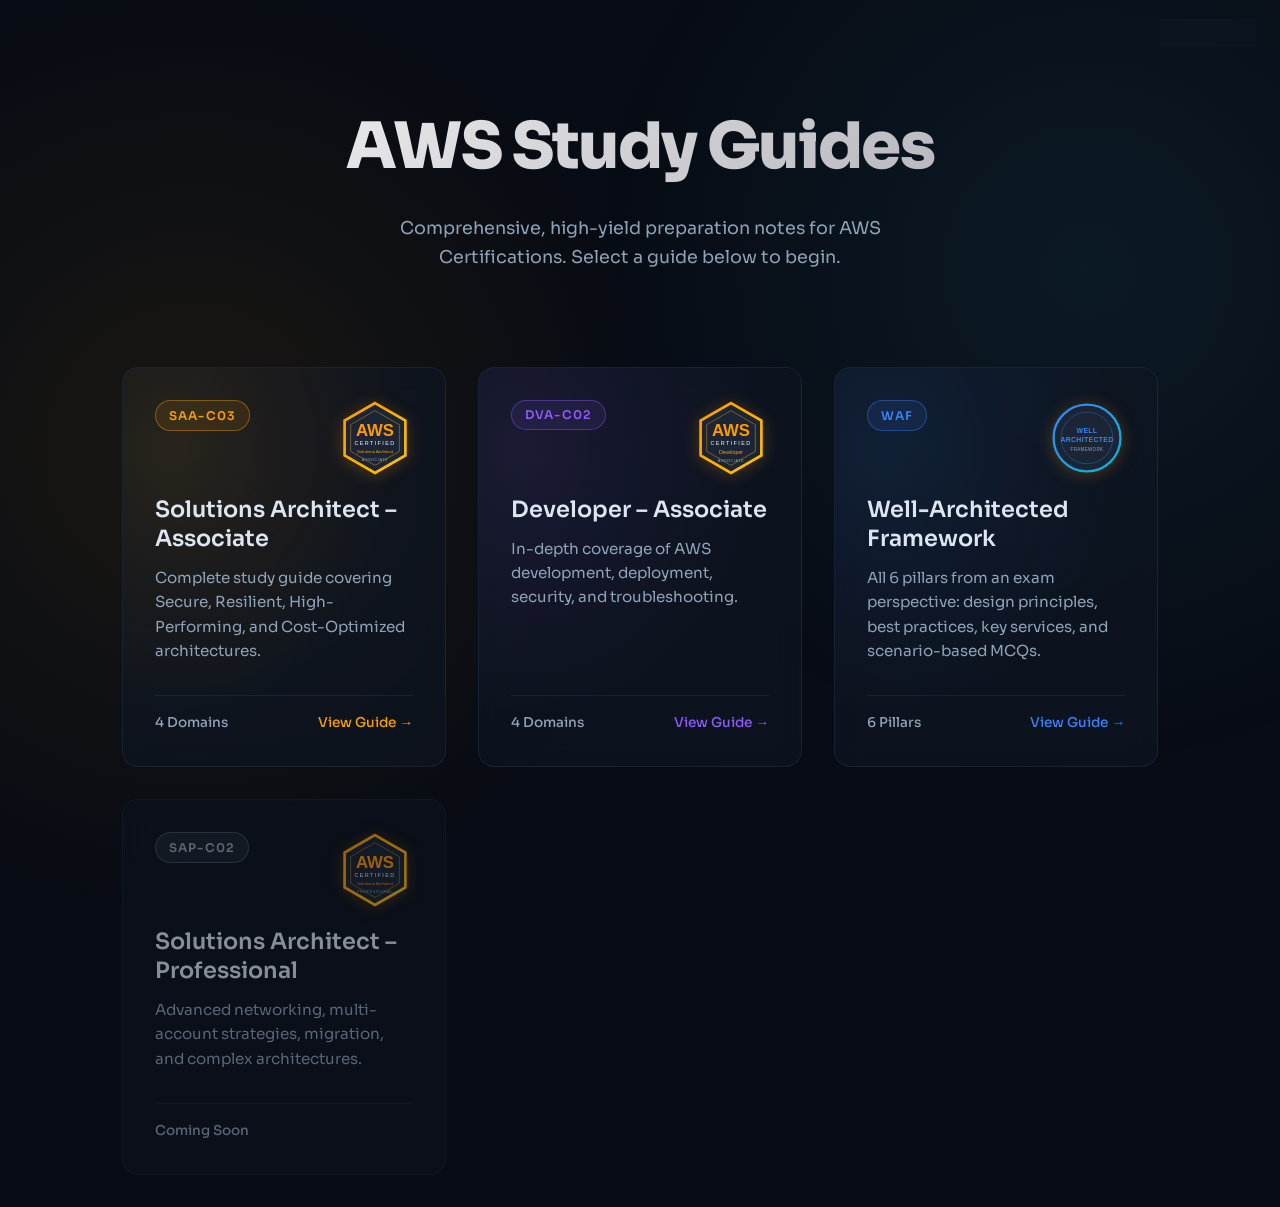
<file: index.html>
<!DOCTYPE html>
<html lang="en" class="light">
<head>
  <meta charset="UTF-8">
  <meta name="viewport" content="width=device-width, initial-scale=1.0">
  <title>AWS Certification Study Guides</title>
  <link href="https://fonts.googleapis.com/css2?family=Sora:wght@400;500;600;700;800&family=JetBrains+Mono:wght@400;500;600&display=swap" rel="stylesheet" />
  <style>
    :root {
      --bg: #080c14;
      --surface: rgba(15, 22, 35, 0.7);
      --border: rgba(29, 45, 68, 0.6);
      --accent: #f59e0b;
      --accent-hover: #fbbf24;
      --text: #dde6f0;
      --muted: #8fa3b8;
    }
    * { box-sizing: border-box; margin: 0; padding: 0; }
    body {
      background: var(--bg);
      color: var(--text);
      font-family: 'Sora', sans-serif;
      line-height: 1.6;
      min-height: 100vh;
      overflow-x: hidden;
    }
    /* Hero Background Gradient */
    .hero-bg {
      position: fixed;
      top: 0; left: 0; width: 100%; height: 100%;
      background: radial-gradient(circle at 15% 50%, rgba(245, 158, 11, 0.08), transparent 40%),
                  radial-gradient(circle at 85% 30%, rgba(56, 189, 248, 0.08), transparent 40%);
      z-index: -1;
    }
    header {
      padding: 6rem 2rem 4rem;
      text-align: center;
    }
    h1 {
      font-family: 'Sora', sans-serif;
      font-size: clamp(2.5rem, 5vw, 4rem);
      font-weight: 800;
      letter-spacing: -0.03em;
      margin-bottom: 1rem;
      background: linear-gradient(135deg, #fff, #a1a1aa);
      -webkit-background-clip: text;
      -webkit-text-fill-color: transparent;
    }
    p.subtitle {
      color: var(--muted);
      font-size: 1.1rem;
      max-width: 600px;
      margin: 0 auto;
      font-weight: 400;
    }
    main {
      max-width: 1100px;
      margin: 0 auto;
      padding: 2rem;
      display: grid;
      grid-template-columns: repeat(auto-fit, minmax(280px, 1fr));
      gap: 2rem;
    }
    .card {
      background:
        radial-gradient(ellipse at 15% 20%, var(--c-soft, transparent) 0%, transparent 60%),
        var(--surface);
      border: 1px solid var(--border);
      border-radius: 16px;
      padding: 2rem;
      text-decoration: none;
      color: var(--text);
      backdrop-filter: blur(12px);
      transition: transform 0.3s cubic-bezier(0.4, 0, 0.2, 1), border-color 0.3s, box-shadow 0.3s;
      position: relative;
      overflow: hidden;
      display: flex;
      flex-direction: column;
    }
    .card::before {
      content: '';
      position: absolute;
      top: 0; left: 0; right: 0; height: 4px;
      background: linear-gradient(90deg, var(--c, var(--accent)), color-mix(in srgb, var(--c, var(--accent)) 65%, white));
      opacity: 0;
      transition: opacity 0.3s;
    }
    .card:hover {
      transform: translateY(-5px);
      border-color: var(--c-border, rgba(245, 158, 11, 0.4));
      box-shadow: 0 10px 30px -10px rgba(0,0,0,0.5);
    }
    .card:hover::before {
      opacity: 1;
    }
    .badge {
      align-self: flex-start;
      font-size: 0.75rem;
      font-weight: 600;
      letter-spacing: 0.1em;
      text-transform: uppercase;
      background: var(--c-soft, rgba(245, 158, 11, 0.15));
      color: var(--c, var(--accent));
      padding: 0.3rem 0.8rem;
      border-radius: 20px;
      margin-bottom: 1.5rem;
      border: 1px solid var(--c-border, rgba(245, 158, 11, 0.3));
    }
    .card h2 {
      font-family: 'Sora', sans-serif;
      font-size: 1.4rem;
      font-weight: 600;
      margin-bottom: 0.8rem;
      line-height: 1.3;
    }
    .card p {
      color: var(--muted);
      font-size: 0.95rem;
      margin-bottom: 2rem;
      flex-grow: 1;
    }
    .card-footer {
      display: flex;
      align-items: center;
      justify-content: space-between;
      border-top: 1px solid var(--border);
      padding-top: 1rem;
      font-size: 0.85rem;
      color: var(--muted);
      font-weight: 500;
    }
    .arrow {
      color: var(--c, var(--accent));
      transition: transform 0.3s;
    }
    .card:hover .arrow {
      transform: translateX(4px);
    }
    /* Coming soon styling */
    .card.disabled {
      pointer-events: none;
      opacity: 0.6;
    }
    .card.disabled .badge {
      background: rgba(143, 163, 184, 0.1);
      color: var(--muted);
      border-color: rgba(143, 163, 184, 0.3);
    }
    .card.disabled::before {
      display: none;
    }
    .card-top {
      display: flex;
      justify-content: space-between;
      align-items: flex-start;
      margin-bottom: 1.2rem;
    }
    .exam-logo svg {
      display: block;
      filter: drop-shadow(0 2px 8px rgba(255,153,0,0.25));
      transition: filter 0.3s;
    }
    .card:hover .exam-logo svg {
      filter: drop-shadow(0 4px 14px rgba(255,153,0,0.45));
    }
    /* ─── Light theme ─────────────────────────────────────── */
    html.light {
      --bg: #f8fafc;
      --surface: rgba(255, 255, 255, 0.95);
      --border: rgba(203, 213, 225, 0.8);
      --text: #0f172a;
      --muted: #64748b;
    }
    html.light h1 {
      background: linear-gradient(135deg, #0f172a, #64748b);
      -webkit-background-clip: text;
      -webkit-text-fill-color: transparent;
    }
    html.light .card {
      box-shadow: 0 1px 4px rgba(0,0,0,0.06), 0 4px 16px rgba(0,0,0,0.04);
    }
    html.light .card:hover {
      box-shadow: 0 8px 28px rgba(0,0,0,0.10);
    }
    /* ─── Theme toggle ─────────────────────────────────────── */
    #lp-toggle {
      position: fixed; top: 1.2rem; right: 1.5rem; z-index: 100;
      display: flex; align-items: center; gap: 0.45rem;
      background: var(--surface); border: 1px solid var(--border);
      border-radius: 20px; padding: 0.25rem 0.4rem 0.25rem 0.75rem;
      cursor: pointer; font-family: 'JetBrains Mono', monospace;
      font-size: 0.8rem; color: var(--muted); user-select: none;
      backdrop-filter: blur(8px);
      transition: border-color 0.2s, color 0.2s;
    }
    #lp-toggle:hover { border-color: var(--accent); color: var(--accent); }
    .lp-track {
      width: 28px; height: 16px; background: var(--border);
      border-radius: 8px; position: relative; flex-shrink: 0;
      transition: background 0.2s;
    }
    html.light .lp-track { background: var(--accent); }
    .lp-thumb {
      position: absolute; top: 2px; left: 2px;
      width: 12px; height: 12px; border-radius: 50%;
      background: #fff; box-shadow: 0 1px 3px rgba(0,0,0,0.3);
      transition: transform 0.2s;
    }
    html.light .lp-thumb { transform: translateX(12px); }
  </style>
  <script>(function(){var h=document.documentElement,s=localStorage.getItem('saa-theme');if(s==='dark'){h.classList.remove('light');}else if(!s){var n=new Date(),hr=n.getHours()+n.getMinutes()/60,ss=[17.5,18,18.5,19.5,20,20.5,20.5,20,19,18,17.5,17];if(hr>=ss[n.getMonth()]||hr<6){h.classList.remove('light');}}})();</script>
</head>
<body>
  <div class="hero-bg"></div>
  <button id="lp-toggle" aria-label="Toggle theme">
    <span id="lp-lbl">Dark</span>
    <span class="lp-track"><span class="lp-thumb"></span></span>
  </button>
  <header>
    <h1>AWS Study Guides</h1>
    <p class="subtitle">Comprehensive, high-yield preparation notes for AWS Certifications. Select a guide below to begin.</p>
  </header>
  <main>
    <a href="./exams/aws-saa-c03/index.html" class="card" style="--c:#f59e0b;--c-soft:rgba(245,158,11,0.10);--c-border:rgba(245,158,11,0.4)">
      <div class="card-top">
        <span class="badge">SAA-C03</span>
        <div class="exam-logo">
          <svg xmlns="http://www.w3.org/2000/svg" viewBox="0 0 100 100" width="76" height="76" aria-label="AWS Certified Solutions Architect Associate badge">
            <defs>
              <linearGradient id="g-saa" x1="0%" y1="0%" x2="100%" y2="100%">
                <stop offset="0%" stop-color="#FF9900"/>
                <stop offset="100%" stop-color="#FFC300"/>
              </linearGradient>
            </defs>
            <polygon points="50,4 90,27 90,73 50,96 10,73 10,27" fill="#1b2536" stroke="url(#g-saa)" stroke-width="3.5"/>
            <polygon points="50,14 82,32.5 82,67.5 50,86 18,67.5 18,32.5" fill="none" stroke="url(#g-saa)" stroke-width="1.2" opacity="0.45"/>
            <text x="50" y="48" text-anchor="middle" fill="#FF9900" font-size="22" font-weight="900" font-family="Arial Black,Arial,sans-serif">AWS</text>
            <text x="50" y="59.5" text-anchor="middle" fill="#ffffff" font-size="7.2" font-family="Arial,sans-serif" letter-spacing="1.8">CERTIFIED</text>
            <text x="50" y="70" text-anchor="middle" fill="#FF9900" font-size="5.8" font-family="Arial,sans-serif">Solutions Architect</text>
            <text x="50" y="80" text-anchor="middle" fill="#8fa3b8" font-size="5.2" font-family="Arial,sans-serif" letter-spacing="0.6">ASSOCIATE</text>
          </svg>
        </div>
      </div>
      <h2>Solutions Architect – Associate</h2>
      <p>Complete study guide covering Secure, Resilient, High-Performing, and Cost-Optimized architectures.</p>
      <div class="card-footer">
        <span>4 Domains</span>
        <span class="arrow">View Guide &rarr;</span>
      </div>
    </a>

    <a href="./exams/aws-dva-c02/index.html" class="card" style="--c:#8b5cf6;--c-soft:rgba(139,92,246,0.10);--c-border:rgba(139,92,246,0.4)">
      <div class="card-top">
        <span class="badge">DVA-C02</span>
        <div class="exam-logo">
          <svg xmlns="http://www.w3.org/2000/svg" viewBox="0 0 100 100" width="76" height="76" aria-label="AWS Certified Developer Associate badge">
            <defs>
              <linearGradient id="g-dva" x1="0%" y1="0%" x2="100%" y2="100%">
                <stop offset="0%" stop-color="#FF9900"/>
                <stop offset="100%" stop-color="#FFC300"/>
              </linearGradient>
            </defs>
            <polygon points="50,4 90,27 90,73 50,96 10,73 10,27" fill="#1b2536" stroke="url(#g-dva)" stroke-width="3.5"/>
            <polygon points="50,14 82,32.5 82,67.5 50,86 18,67.5 18,32.5" fill="none" stroke="url(#g-dva)" stroke-width="1.2" opacity="0.45"/>
            <text x="50" y="48" text-anchor="middle" fill="#FF9900" font-size="22" font-weight="900" font-family="Arial Black,Arial,sans-serif">AWS</text>
            <text x="50" y="59.5" text-anchor="middle" fill="#ffffff" font-size="7.2" font-family="Arial,sans-serif" letter-spacing="1.8">CERTIFIED</text>
            <text x="50" y="71" text-anchor="middle" fill="#FF9900" font-size="7" font-family="Arial,sans-serif">Developer</text>
            <text x="50" y="81" text-anchor="middle" fill="#8fa3b8" font-size="5.2" font-family="Arial,sans-serif" letter-spacing="0.6">ASSOCIATE</text>
          </svg>
        </div>
      </div>
      <h2>Developer – Associate</h2>
      <p>In-depth coverage of AWS development, deployment, security, and troubleshooting.</p>
      <div class="card-footer">
        <span>4 Domains</span>
        <span class="arrow">View Guide &rarr;</span>
      </div>
    </a>

    <a href="./exams/well-architected/index.html" class="card" style="--c:#3b82f6;--c-soft:rgba(59,130,246,0.10);--c-border:rgba(59,130,246,0.4)">
      <div class="card-top">
        <span class="badge">WAF</span>
        <div class="exam-logo">
          <svg xmlns="http://www.w3.org/2000/svg" viewBox="0 0 100 100" width="76" height="76" aria-label="AWS Well-Architected Framework">
            <defs>
              <linearGradient id="g-waf" x1="0%" y1="0%" x2="100%" y2="100%">
                <stop offset="0%" stop-color="#3b82f6"/>
                <stop offset="100%" stop-color="#06b6d4"/>
              </linearGradient>
            </defs>
            <circle cx="50" cy="50" r="44" fill="#1b2536" stroke="url(#g-waf)" stroke-width="3"/>
            <circle cx="50" cy="50" r="34" fill="none" stroke="url(#g-waf)" stroke-width="1" opacity="0.4"/>
            <text x="50" y="44" text-anchor="middle" fill="#3b82f6" font-size="9" font-weight="700" font-family="Arial,sans-serif" letter-spacing="0.5">WELL</text>
            <text x="50" y="55" text-anchor="middle" fill="#3b82f6" font-size="9" font-weight="700" font-family="Arial,sans-serif" letter-spacing="0.5">ARCHITECTED</text>
            <text x="50" y="67" text-anchor="middle" fill="#8fa3b8" font-size="6" font-family="Arial,sans-serif" letter-spacing="0.4">FRAMEWORK</text>
          </svg>
        </div>
      </div>
      <h2>Well-Architected Framework</h2>
      <p>All 6 pillars from an exam perspective: design principles, best practices, key services, and scenario-based MCQs.</p>
      <div class="card-footer">
        <span>6 Pillars</span>
        <span class="arrow">View Guide &rarr;</span>
      </div>
    </a>

    <a href="#" class="card disabled" style="--c:#10b981;--c-border:rgba(16,185,129,0.4)">
      <div class="card-top">
        <span class="badge">SAP-C02</span>
        <div class="exam-logo">
          <svg xmlns="http://www.w3.org/2000/svg" viewBox="0 0 100 100" width="76" height="76" aria-label="AWS Certified Solutions Architect Professional badge">
            <defs>
              <linearGradient id="g-sap" x1="0%" y1="0%" x2="100%" y2="100%">
                <stop offset="0%" stop-color="#FF9900"/>
                <stop offset="100%" stop-color="#FFC300"/>
              </linearGradient>
            </defs>
            <polygon points="50,4 90,27 90,73 50,96 10,73 10,27" fill="#1b2536" stroke="url(#g-sap)" stroke-width="3.5"/>
            <polygon points="50,14 82,32.5 82,67.5 50,86 18,67.5 18,32.5" fill="none" stroke="url(#g-sap)" stroke-width="1.2" opacity="0.45"/>
            <text x="50" y="48" text-anchor="middle" fill="#FF9900" font-size="22" font-weight="900" font-family="Arial Black,Arial,sans-serif">AWS</text>
            <text x="50" y="59.5" text-anchor="middle" fill="#ffffff" font-size="7.2" font-family="Arial,sans-serif" letter-spacing="1.8">CERTIFIED</text>
            <text x="50" y="70" text-anchor="middle" fill="#FF9900" font-size="5.8" font-family="Arial,sans-serif">Solutions Architect</text>
            <text x="50" y="80" text-anchor="middle" fill="#8fa3b8" font-size="5.2" font-family="Arial,sans-serif" letter-spacing="0.6">PROFESSIONAL</text>
          </svg>
        </div>
      </div>
      <h2>Solutions Architect – Professional</h2>
      <p>Advanced networking, multi-account strategies, migration, and complex architectures.</p>
      <div class="card-footer">
        <span>Coming Soon</span>
      </div>
    </a>
  </main>
  <script>
    (function () {
      var btn = document.getElementById('lp-toggle');
      var lbl = document.getElementById('lp-lbl');
      function sync() {
        lbl.textContent = document.documentElement.classList.contains('light') ? 'Dark' : 'Light';
      }
      sync();
      btn.addEventListener('click', function () {
        var isLight = document.documentElement.classList.toggle('light');
        localStorage.setItem('saa-theme', isLight ? 'light' : 'dark');
        sync();
      });
    })();
  </script>
</body>
</html>
</file>
